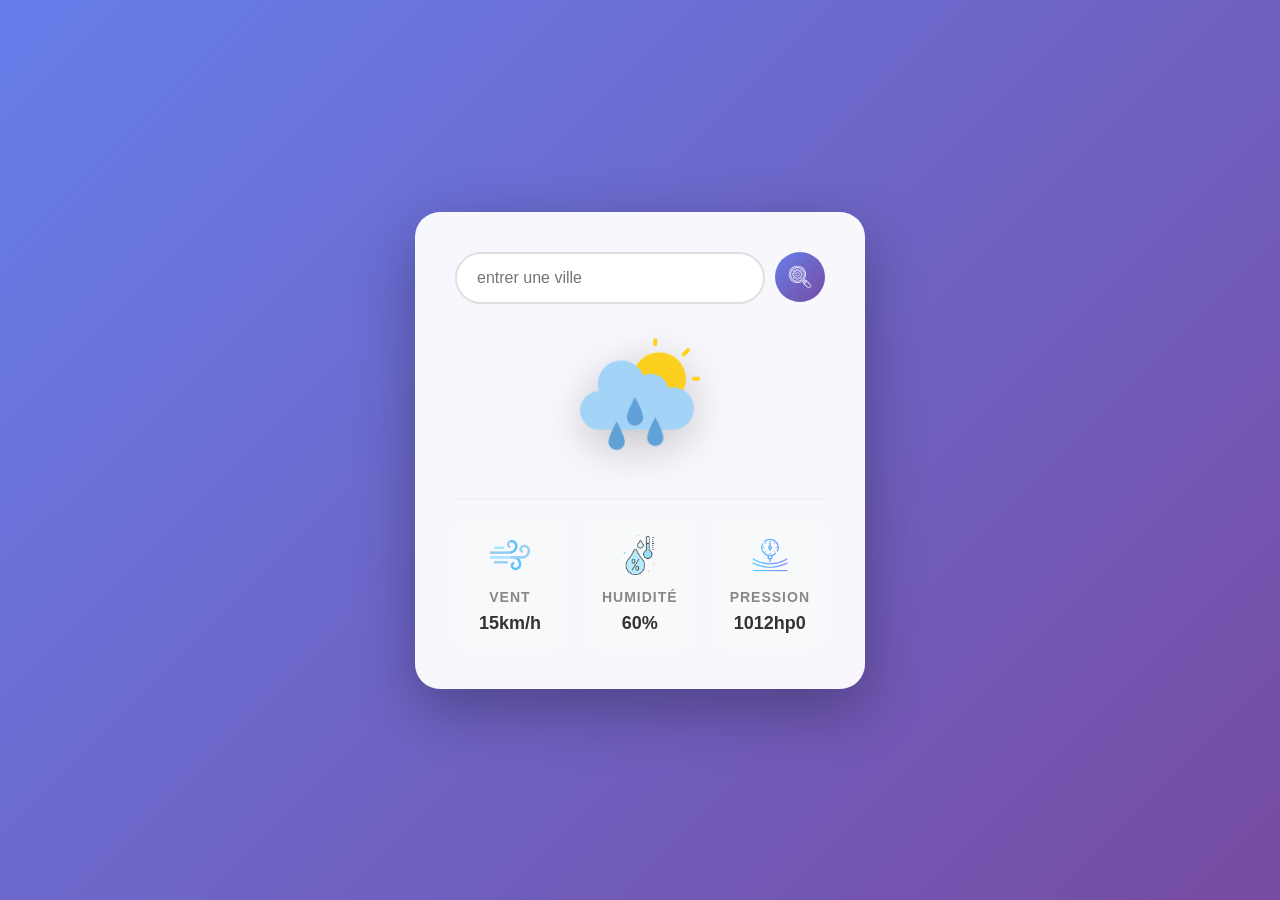
<file: index.html>
<!DOCTYPE html>
<html lang="en">
<head>
    <meta charset="UTF-8">
    <meta name="viewport" content="width=device-width, initial-scale=1.0">
    <link rel="stylesheet" href="style.css">
    <title>meteoApi</title>
</head>
<body>
    <div class="conteneur">
        <div class="cont">

                 <input type="text" placeholder="entrer une ville" required>
                <button type="submit"><img src="icone/search-engine-optimization.png" alt=""></button>
                    
        </div>
        <div class="CONST">
                        <div class="erreur"></div>
                    </div>
        <div class="city">
            <h1 id="nomVille"></h1>
            <img src="icone/nuageux (1).png" alt="nuageux">
        </div>
        <div class="temp">
            <h1></h1>
            <h3></h3>
        </div>
        <div class="description">
            <div class="vent">
                <img src="icone/vent.png" alt="vent">
                <h4>Vent</h4>
                <P>15km/h</P>
            </div>
             <div class="humidité">
                <img src="icone/humidite.png" alt="humidité">
                <h4>humidité</h4>
                <P>60%</P>
            </div>
            <div class="pression">
                <img src="icone/capteur-de-pression.png" alt="pression">
                <h4>pression</h4>
                <P>1012hp0</P>
            </div>
        </div>
    </div>
    <script src="script.js"></script>
</body>
</html>
</file>
<file: style.css>
* {
    margin: 0;
    padding: 0;
    box-sizing: border-box;
    font-family: 'Segoe UI', Tahoma, Geneva, Verdana, sans-serif;
}

body {
    min-height: 100vh;
    display: flex;
    justify-content: center;
    align-items: center;
    background: linear-gradient(135deg, #667eea 0%, #764ba2 100%);
    padding: 20px;
}

.conteneur {
    background: rgba(255, 255, 255, 0.95);
    border-radius: 25px;
    padding: 40px;
    box-shadow: 0 20px 60px rgba(0, 0, 0, 0.3);
    max-width: 450px;
    width: 100%;
    backdrop-filter: blur(10px);
}

.cont {
    display: flex;
    gap: 10px;
    margin-bottom: 30px;
}

.cont input {
    flex: 1;
    padding: 15px 20px;
    border: 2px solid #e0e0e0;
    border-radius: 50px;
    font-size: 16px;
    outline: none;
    transition: all 0.3s ease;
}

.cont input:focus {
    border-color: #667eea;
    box-shadow: 0 0 0 3px rgba(102, 126, 234, 0.1);
}

.cont button {
    width: 50px;
    height: 50px;
    border: none;
    background: linear-gradient(135deg, #667eea 0%, #764ba2 100%);
    border-radius: 50%;
    cursor: pointer;
    display: flex;
    justify-content: center;
    align-items: center;
    transition: transform 0.3s ease;
}

.cont button:hover {
    transform: scale(1.1);
}

.cont button img {
    width: 24px;
    height: 24px;
    filter: brightness(0) invert(1);
}

.city {
    text-align: center;
    margin-bottom: 30px;
}

.city h1 {
    font-size: 32px;
    color: #333;
    margin-bottom: 15px;
}

.city img {
    width: 120px;
    height: 120px;
    filter: drop-shadow(0 10px 20px rgba(0, 0, 0, 0.2));
}

.temp {
    text-align: center;
    margin-bottom: 40px;
}

.temp h1 {
    font-size: 64px;
    color: #667eea;
    font-weight: bold;
    margin-bottom: 5px;
}

.temp h3 {
    font-size: 20px;
    color: #666;
    font-weight: normal;
    text-transform: capitalize;
}

.description {
    display: flex;
    justify-content: space-around;
    gap: 20px;
    padding-top: 20px;
    border-top: 2px solid #f0f0f0;
}

.description > div {
    flex: 1;
    text-align: center;
    padding: 15px;
    background: #f8f9fa;
    border-radius: 15px;
    transition: transform 0.3s ease;
}

.description > div:hover {
    transform: translateY(-5px);
    background: #f0f0f5;
}

.description img {
    width: 40px;
    height: 40px;
    margin-bottom: 10px;
    opacity: 0.7;
}

.description h4 {
    font-size: 14px;
    color: #888;
    margin-bottom: 8px;
    text-transform: uppercase;
    letter-spacing: 1px;
}

.description p {
    font-size: 18px;
    color: #333;
    font-weight: bold;
}


@media (max-width: 480px) {
    .conteneur {
        padding: 25px;
    }
    
    .description {
        flex-direction: column;
        gap: 15px;
    }
    
    .city h1 {
        font-size: 26px;
    }
    
    .temp h1 {
        font-size: 48px;
    }
}
</file>
<file: meteo.css>
* {
    margin: 0;
    padding: 0;
    box-sizing: border-box;
    font-family: 'Segoe UI', Tahoma, Geneva, Verdana, sans-serif;
}

body {
    min-height: 100vh;
    display: flex;
    justify-content: center;
    align-items: center;
    background: linear-gradient(135deg, #667eea 0%, #764ba2 100%);
    padding: 20px;
}

.conteneur {
    background: rgba(255, 255, 255, 0.95);
    border-radius: 25px;
    padding: 40px;
    box-shadow: 0 20px 60px rgba(0, 0, 0, 0.3);
    max-width: 450px;
    width: 100%;
    backdrop-filter: blur(10px);
}

.cont {
    display: flex;
    gap: 10px;
    margin-bottom: 30px;
}

.cont input {
    flex: 1;
    padding: 15px 20px;
    border: 2px solid #e0e0e0;
    border-radius: 50px;
    font-size: 16px;
    outline: none;
    transition: all 0.3s ease;
}

.cont input:focus {
    border-color: #667eea;
    box-shadow: 0 0 0 3px rgba(102, 126, 234, 0.1);
}

.cont button {
    width: 50px;
    height: 50px;
    border: none;
    background: linear-gradient(135deg, #667eea 0%, #764ba2 100%);
    border-radius: 50%;
    cursor: pointer;
    display: flex;
    justify-content: center;
    align-items: center;
    transition: transform 0.3s ease;
}

.cont button:hover {
    transform: scale(1.1);
}

.cont button img {
    width: 24px;
    height: 24px;
    filter: brightness(0) invert(1);
}

.city {
    text-align: center;
    margin-bottom: 30px;
}

.city h1 {
    font-size: 32px;
    color: #333;
    margin-bottom: 15px;
}

.city img {
    width: 120px;
    height: 120px;
    filter: drop-shadow(0 10px 20px rgba(0, 0, 0, 0.2));
}

.temp {
    text-align: center;
    margin-bottom: 40px;
}

.temp h1 {
    font-size: 64px;
    color: #667eea;
    font-weight: bold;
    margin-bottom: 5px;
}

.temp h3 {
    font-size: 20px;
    color: #666;
    font-weight: normal;
    text-transform: capitalize;
}

.description {
    display: flex;
    justify-content: space-around;
    gap: 20px;
    padding-top: 20px;
    border-top: 2px solid #f0f0f0;
}

.description > div {
    flex: 1;
    text-align: center;
    padding: 15px;
    background: #f8f9fa;
    border-radius: 15px;
    transition: transform 0.3s ease;
}

.description > div:hover {
    transform: translateY(-5px);
    background: #f0f0f5;
}

.description img {
    width: 40px;
    height: 40px;
    margin-bottom: 10px;
    opacity: 0.7;
}

.description h4 {
    font-size: 14px;
    color: #888;
    margin-bottom: 8px;
    text-transform: uppercase;
    letter-spacing: 1px;
}

.description p {
    font-size: 18px;
    color: #333;
    font-weight: bold;
}


@media (max-width: 480px) {
    .conteneur {
        padding: 25px;
    }
    
    .description {
        flex-direction: column;
        gap: 15px;
    }
    
    .city h1 {
        font-size: 26px;
    }
    
    .temp h1 {
        font-size: 48px;
    }
}
</file>
